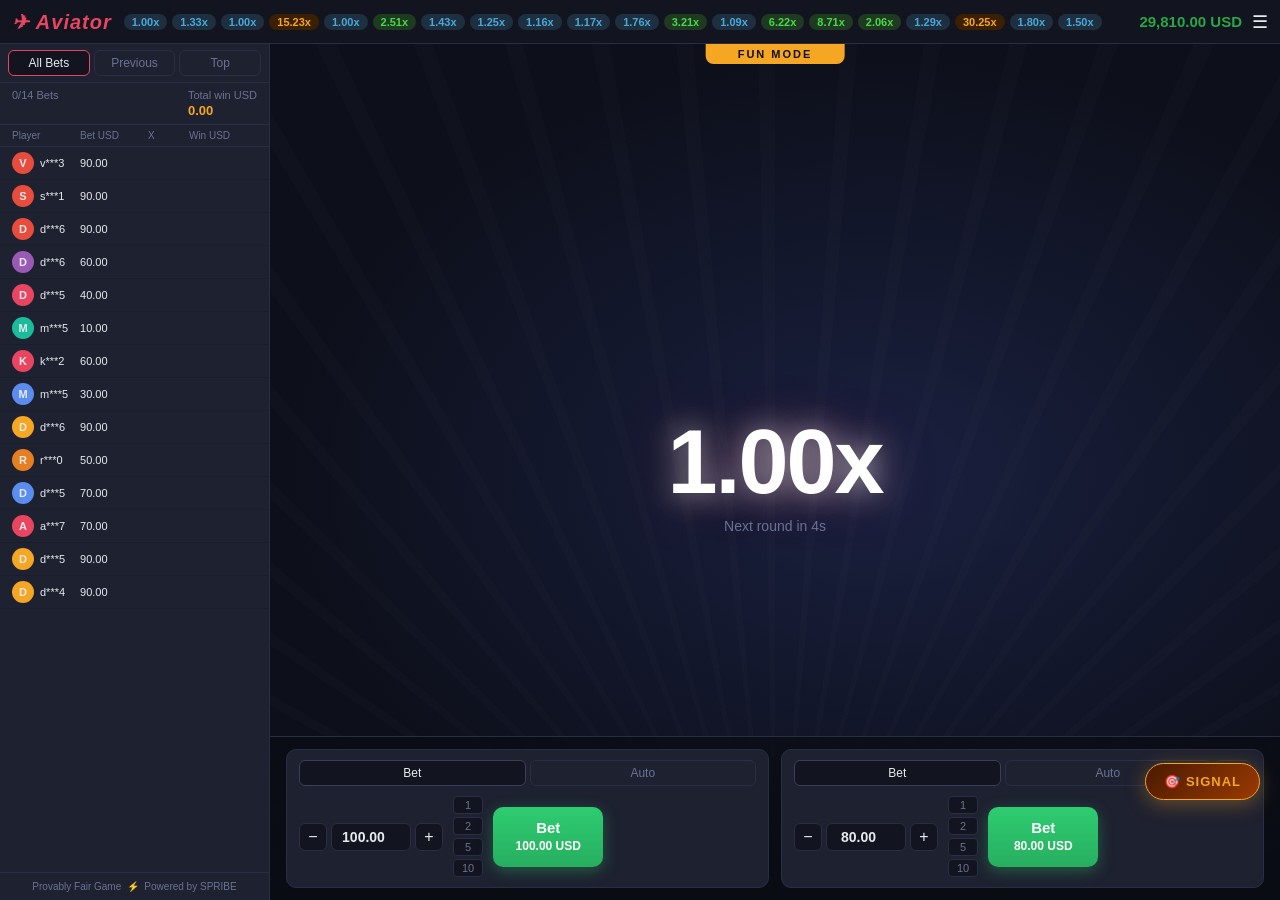
<file: AviatorGame/index.html>
<!DOCTYPE html>
<html lang="en">
<head>
  <meta charset="UTF-8"/>
  <meta name="viewport" content="width=device-width, initial-scale=1.0"/>
  <title>Aviator — Crash Game</title>
  <link rel="stylesheet" href="style.css"/>
</head>
<body>

<!-- ===== TOP NAVBAR ===== -->
<header class="topbar">
  <div class="topbar-left">
    <span class="logo-aviator">✈ <em>Aviator</em></span>
  </div>
  <div class="topbar-mid">
    <!-- Previous crash multiplier history pills -->
    <div class="history-row" id="history-row"></div>
  </div>
  <div class="topbar-right">
    <span class="balance-display" id="top-balance">29,810.00 USD</span>
    <button class="icon-btn">☰</button>
  </div>
</header>

<!-- ===== MAIN LAYOUT ===== -->
<div class="main-wrap">

  <!-- LEFT: BETS LIST -->
  <aside class="bets-panel">
    <div class="bets-tabs">
      <button class="tab active" onclick="switchTab(this,'all')">All Bets</button>
      <button class="tab" onclick="switchTab(this,'prev')">Previous</button>
      <button class="tab" onclick="switchTab(this,'top')">Top</button>
    </div>
    <div class="bets-summary">
      <span id="bets-count">126/131 Bets</span>
      <span id="bets-total">Total win USD</span>
      <span id="bets-win-total">223.00</span>
    </div>
    <div class="bets-header-row">
      <span>Player</span><span>Bet USD</span><span>X</span><span>Win USD</span>
    </div>
    <div class="bets-list" id="bets-list"></div>
    <div class="bets-footer">Provably Fair Game &nbsp;⚡&nbsp; Powered by SPRIBE</div>
  </aside>

  <!-- CENTER: GAME CANVAS AREA -->
  <section class="game-area">

    <!-- FUN MODE / SIGNAL mode banner -->
    <div class="mode-banner" id="mode-banner">FUN MODE</div>

    <!-- SIGNAL PANEL (toggle) -->
    <div class="signal-panel" id="signal-panel" style="display:none">
      <div class="signal-title">🎯 SIGNAL MODE — CRASH PREDICTOR</div>
      <div class="signal-body">
        <div class="sig-row">
          <span class="sig-label">Next Predicted Crash:</span>
          <span class="sig-value crash-pred" id="sig-crash">—</span>
        </div>
        <div class="sig-row">
          <span class="sig-label">Safe Cash-out Zone:</span>
          <span class="sig-value safe-zone" id="sig-safe">—</span>
        </div>
        <div class="sig-row">
          <span class="sig-label">Risk Level:</span>
          <span class="sig-value" id="sig-risk">—</span>
        </div>
        <div class="sig-row">
          <span class="sig-label">Confidence:</span>
          <div class="conf-bar-wrap"><div class="conf-bar" id="conf-bar" style="width:0%"></div></div>
          <span class="sig-value" id="conf-pct">0%</span>
        </div>
        <div class="signal-history">
          <div class="sh-title">Last 5 Predictions vs Actual</div>
          <div id="sig-history-list"></div>
        </div>
      </div>
    </div>

    <!-- CANVAS -->
    <canvas id="gameCanvas"></canvas>

    <!-- Multiplier display -->
    <div class="multiplier-display" id="multi-display">
      <span id="multi-text">1.00x</span>
      <div class="multi-sub" id="multi-sub">Waiting for next round...</div>
    </div>

    <!-- Plane SVG overlay -->
    <div class="plane-wrap" id="plane-wrap" style="display:none">
      <svg class="plane-svg" viewBox="0 0 80 50" xmlns="http://www.w3.org/2000/svg">
        <!-- Body -->
        <ellipse cx="40" cy="26" rx="28" ry="10" fill="#e8e8e8"/>
        <!-- Nose -->
        <path d="M68 26 Q80 22 80 26 Q80 30 68 26Z" fill="#cccccc"/>
        <!-- Tail -->
        <path d="M12 26 L8 14 L22 22Z" fill="#cccccc"/>
        <path d="M14 26 L10 38 L22 30Z" fill="#cccccc"/>
        <!-- Wing -->
        <path d="M30 24 L18 10 L50 22Z" fill="#dddddd"/>
        <!-- Window -->
        <ellipse cx="52" cy="24" rx="4" ry="3" fill="#88ccff"/>
        <ellipse cx="62" cy="24" rx="3" ry="2.5" fill="#88ccff"/>
        <!-- Engine flame -->
        <path d="M12 28 Q0 26 4 24 Q0 22 12 24Z" fill="#ff6600" opacity="0.9">
          <animate attributeName="opacity" values="0.9;0.5;0.9" dur="0.3s" repeatCount="indefinite"/>
        </path>
        <!-- Red accent -->
        <rect x="14" y="20" width="54" height="2" rx="1" fill="#e94560" opacity="0.5"/>
      </svg>
    </div>

    <!-- CRASHED overlay -->
    <div class="crashed-overlay" id="crashed-overlay" style="display:none">
      <div class="crashed-text">FLEW AWAY!</div>
      <div class="crashed-mult" id="crashed-mult">0.00x</div>
    </div>

    <!-- Bottom controls -->
    <div class="controls-row">

      <!-- BET PANEL 1 -->
      <div class="bet-panel">
        <div class="bet-panel-tabs">
          <button class="bptab active" onclick="setBetMode(this,1,'manual')">Bet</button>
          <button class="bptab" onclick="setBetMode(this,1,'auto')">Auto</button>
        </div>
        <div class="bet-controls">
          <div class="amount-row">
            <button class="amt-btn" onclick="changeAmt(1,-10)">−</button>
            <input type="number" id="bet1-amount" class="amt-input" value="100.00" step="1" min="1"/>
            <button class="amt-btn" onclick="changeAmt(1,10)">+</button>
          </div>
          <div class="quick-amts">
            <button onclick="setAmt(1,1)">1</button>
            <button onclick="setAmt(1,2)">2</button>
            <button onclick="setAmt(1,5)">5</button>
            <button onclick="setAmt(1,10)">10</button>
          </div>
          <button class="bet-btn green" id="bet1-btn" onclick="placeBet(1)">
            Bet<br/><span id="bet1-label">100.00 USD</span>
          </button>
        </div>
      </div>

      <!-- BET PANEL 2 -->
      <div class="bet-panel">
        <div class="bet-panel-tabs">
          <button class="bptab active" onclick="setBetMode(this,2,'manual')">Bet</button>
          <button class="bptab" onclick="setBetMode(this,2,'auto')">Auto</button>
          <button class="bptab icon-only">⊟</button>
        </div>
        <div class="bet-controls">
          <div class="amount-row">
            <button class="amt-btn" onclick="changeAmt(2,-10)">−</button>
            <input type="number" id="bet2-amount" class="amt-input" value="80.00" step="1" min="1"/>
            <button class="amt-btn" onclick="changeAmt(2,10)">+</button>
          </div>
          <div class="quick-amts">
            <button onclick="setAmt(2,1)">1</button>
            <button onclick="setAmt(2,2)">2</button>
            <button onclick="setAmt(2,5)">5</button>
            <button onclick="setAmt(2,10)">10</button>
          </div>
          <button class="bet-btn green" id="bet2-btn" onclick="placeBet(2)">
            Bet<br/><span id="bet2-label">80.00 USD</span>
          </button>
        </div>
      </div>

    </div><!-- end controls-row -->

  </section><!-- end game-area -->

</div><!-- end main-wrap -->

<!-- SIGNAL TOGGLE BUTTON -->
<button class="signal-fab" onclick="toggleSignal()" title="Signal Mode">
  🎯 SIGNAL
</button>

<!-- WIN TOAST -->
<div class="win-toast" id="win-toast" style="display:none">
  <span id="win-toast-msg">You cashed out! +500 USD</span>
</div>

<script src="game.js"></script>
</body>
</html>
</file>
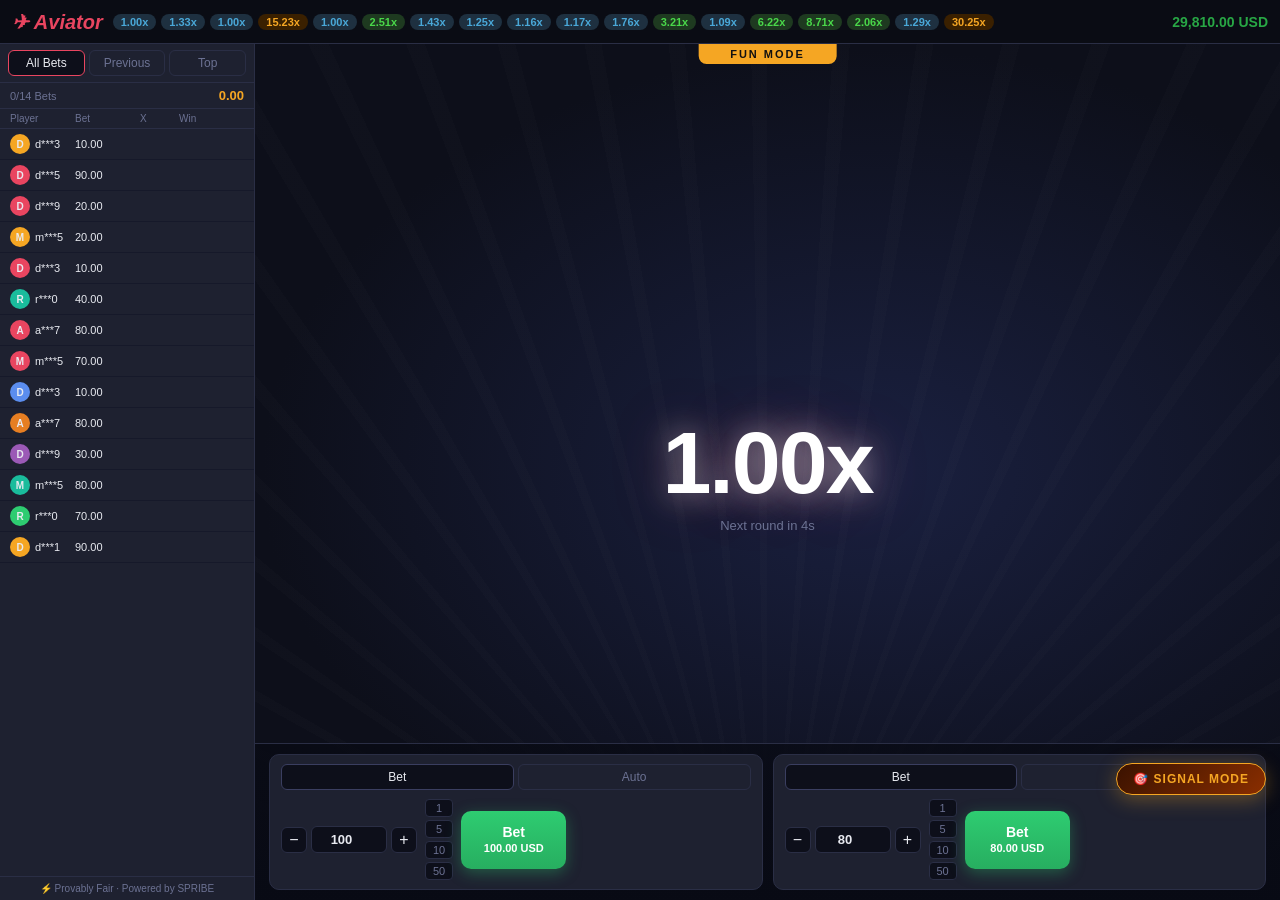
<file: AviatorGame/aviator.html>
<!DOCTYPE html>
<html lang="en">
<head>
  <meta charset="UTF-8"/>
  <meta name="viewport" content="width=device-width, initial-scale=1.0"/>
  <title>Aviator — Crash Game</title>
<style>
/* ===== ROOT ===== */
:root {
  --bg:        #1a1c2a;
  --bg2:       #0d0f1a;
  --panel:     #1e2130;
  --border:    #2a2e45;
  --accent:    #e94560;
  --green:     #28a745;
  --gold:      #f5a623;
  --text:      #e8eaf0;
  --muted:     #6c7293;
}
* { margin:0; padding:0; box-sizing:border-box; }
html,body { width:100%; height:100%; overflow:hidden; background:var(--bg2); }
body {
  font-family: 'Segoe UI', Arial, sans-serif;
  color: var(--text);
  display: flex; flex-direction: column; height: 100vh;
}

/* ===== TOPBAR ===== */
.topbar {
  height: 44px; flex-shrink: 0;
  background: #0a0c14;
  border-bottom: 1px solid var(--border);
  display: flex; align-items: center; padding: 0 12px; gap: 10px;
}
.logo-aviator {
  font-size: 20px; font-weight: 900; color: var(--accent);
  font-style: italic; white-space: nowrap; flex-shrink: 0;
}
.history-row {
  flex: 1; display: flex; gap: 5px; overflow: hidden; align-items: center;
}
.hist-pill {
  flex-shrink: 0; padding: 2px 8px; border-radius: 10px;
  font-size: 11px; font-weight: 700;
}
.hist-low  { background:#1e3040; color:#4aa8d8; }
.hist-mid  { background:#1e3a20; color:#4ad84a; }
.hist-high { background:#3a2000; color:var(--gold); }
.balance-display { color:var(--green); font-weight:700; font-size:14px; white-space:nowrap; flex-shrink:0; }

/* ===== MAIN ===== */
.main-wrap { display:flex; flex:1; overflow:hidden; min-height:0; }

/* ===== BETS PANEL ===== */
.bets-panel {
  width: 255px; flex-shrink:0;
  background: var(--panel);
  border-right: 1px solid var(--border);
  display: flex; flex-direction: column; overflow: hidden;
}
.bets-tabs { display:flex; padding:6px 8px; gap:4px; border-bottom:1px solid var(--border); }
.tab {
  flex:1; background:transparent; border:1px solid var(--border);
  color:var(--muted); padding:5px; border-radius:6px;
  cursor:pointer; font-size:12px; transition:all .2s;
}
.tab.active { background:var(--bg2); color:var(--text); border-color:var(--accent); }
.bets-summary {
  display:flex; justify-content:space-between; align-items:center;
  padding:5px 10px; border-bottom:1px solid var(--border);
  font-size:11px; color:var(--muted);
}
#bets-win-total { color:var(--gold); font-weight:700; font-size:13px; }
.bets-header-row {
  display:grid; grid-template-columns:1fr 1fr 0.6fr 1fr;
  padding:4px 10px; font-size:10px; color:var(--muted);
  border-bottom:1px solid var(--border);
}
.bets-list { flex:1; overflow-y:auto; }
.bets-list::-webkit-scrollbar { width:3px; }
.bets-list::-webkit-scrollbar-thumb { background:var(--border); }
.bet-row {
  display:grid; grid-template-columns:1fr 1fr 0.6fr 1fr;
  align-items:center; padding:5px 10px;
  border-bottom:1px solid #16192a; font-size:11px;
}
.bet-row:hover { background:#16192a; }
.player-cell { display:flex; align-items:center; gap:5px; }
.avatar {
  width:20px; height:20px; border-radius:50%;
  display:flex; align-items:center; justify-content:center;
  font-size:10px; font-weight:700; flex-shrink:0;
}
.bet-mult { color:#2ecc71; font-weight:700; }
.bet-win  { color:#2ecc71; font-weight:600; }
.bets-footer {
  text-align:center; padding:6px; font-size:10px;
  color:var(--muted); border-top:1px solid var(--border);
}

/* ===== GAME AREA ===== */
.game-area {
  flex:1; position:relative; overflow:hidden;
  background: radial-gradient(ellipse at 60% 50%, #1a2040 0%, #0d0f1a 70%);
  display: flex; flex-direction: column;
}
.game-area::before {
  content:''; position:absolute; inset:0; pointer-events:none;
  background: repeating-conic-gradient(
    from 0deg at 50% 110%,
    transparent 0deg, transparent 4deg,
    rgba(255,255,255,0.01) 4deg, rgba(255,255,255,0.01) 5deg
  );
}
.mode-banner {
  position:absolute; top:0; left:50%; transform:translateX(-50%);
  background:var(--gold); color:#111; font-size:11px; font-weight:800;
  letter-spacing:2px; padding:4px 32px; border-radius:0 0 8px 8px; z-index:10;
}

/* SIGNAL PANEL */
.signal-panel {
  position:absolute; top:34px; right:14px; width:245px; z-index:50;
  background:rgba(8,10,20,0.96); border:1px solid var(--gold);
  border-radius:12px; box-shadow:0 0 30px rgba(245,166,35,0.3);
  overflow:hidden; display:none;
}
.signal-title {
  background:linear-gradient(90deg,#2a1a00,#4a3000);
  padding:9px 14px; font-size:12px; font-weight:700;
  color:var(--gold); letter-spacing:1px; text-align:center;
}
.signal-body { padding:11px; }
.sig-row { display:flex; align-items:center; gap:8px; margin-bottom:9px; font-size:12px; }
.sig-label { color:var(--muted); flex:1; }
.sig-value { font-weight:700; font-size:13px; }
.crash-pred { color:var(--accent); font-size:16px; }
.safe-zone  { color:#2ecc71; font-size:15px; }
.conf-bar-wrap { flex:1; height:8px; background:#1a2040; border-radius:4px; overflow:hidden; }
.conf-bar { height:100%; border-radius:4px; background:linear-gradient(90deg,#2ecc71,var(--gold)); transition:width .8s; }
.signal-history { margin-top:8px; border-top:1px solid var(--border); padding-top:8px; }
.sh-title { font-size:10px; color:var(--muted); margin-bottom:5px; }
.sh-row {
  display:flex; justify-content:space-between;
  font-size:11px; padding:3px 0; border-bottom:1px solid #1a1d2e;
}
.sh-pred { color:var(--gold); }
.sh-actual { color:var(--text); }
.sh-result.hit  { color:#2ecc71; }
.sh-result.miss { color:var(--accent); }

/* CANVAS */
#gameCanvas { position:absolute; inset:0; width:100%; height:100%; }

/* MULTIPLIER */
.multiplier-display {
  position:absolute; top:50%; left:50%; transform:translate(-50%,-50%);
  text-align:center; pointer-events:none; z-index:20;
}
#multi-text {
  font-size: clamp(44px,7vw,88px);
  font-weight:900; color:#fff;
  text-shadow:0 0 30px rgba(255,255,255,.5),0 0 60px rgba(233,69,96,.4);
  letter-spacing:-2px; transition:color .3s;
}
#multi-text.danger { color:var(--accent); text-shadow:0 0 30px var(--accent); }
.multi-sub { font-size:13px; color:var(--muted); margin-top:4px; }

/* PLANE */
.plane-wrap { position:absolute; z-index:30; pointer-events:none; }
.plane-svg  { width:76px; height:48px; }

/* CRASHED */
.crashed-overlay {
  position:absolute; inset:0; display:none;
  flex-direction:column; align-items:center; justify-content:center;
  z-index:40; background:rgba(0,0,0,.6); animation:crashFade .3s;
}
@keyframes crashFade { from{opacity:0} to{opacity:1} }
.crashed-text {
  font-size:28px; font-weight:900; color:var(--accent);
  text-shadow:0 0 20px var(--accent); letter-spacing:3px;
}
.crashed-mult {
  font-size:60px; font-weight:900; color:var(--accent);
  text-shadow:0 0 40px var(--accent); animation:crashPop .4s ease;
}
@keyframes crashPop { 0%{transform:scale(.5)} 80%{transform:scale(1.1)} 100%{transform:scale(1)} }

/* CONTROLS */
.controls-row {
  position:absolute; bottom:0; left:0; right:0;
  display:flex; gap:10px; padding:10px 14px;
  background:linear-gradient(0deg,rgba(8,10,20,.98) 0%,rgba(8,10,20,.8) 100%);
  border-top:1px solid var(--border); z-index:30;
}
.bet-panel {
  flex:1; background:var(--panel);
  border:1px solid var(--border); border-radius:10px; padding:9px 11px;
}
.bet-panel-tabs { display:flex; gap:4px; margin-bottom:9px; }
.bptab {
  flex:1; background:transparent; border:1px solid var(--border);
  color:var(--muted); padding:5px; border-radius:6px;
  cursor:pointer; font-size:12px; transition:all .2s;
}
.bptab.active { background:var(--bg2); color:var(--text); border-color:#3a3e60; }
.bptab.icon-only { flex:0 0 34px; }
.bet-controls { display:flex; align-items:center; gap:8px; }
.amount-row { display:flex; align-items:center; gap:4px; }
.amt-btn {
  width:26px; height:26px; background:var(--bg2); border:1px solid var(--border);
  color:var(--text); border-radius:6px; cursor:pointer; font-size:16px;
  display:flex; align-items:center; justify-content:center; transition:background .2s;
}
.amt-btn:hover { background:#2a2e45; }
.amt-input {
  width:76px; background:var(--bg2); border:1px solid var(--border);
  color:var(--text); text-align:center; padding:5px 2px;
  border-radius:6px; font-size:13px; font-weight:700; outline:none;
}
.amt-input:focus { border-color:var(--accent); }
.quick-amts { display:flex; flex-direction:column; gap:3px; }
.quick-amts button {
  background:var(--bg2); border:1px solid var(--border); color:var(--muted);
  padding:2px 7px; border-radius:4px; cursor:pointer; font-size:11px; transition:all .2s;
}
.quick-amts button:hover { background:#2a2e45; color:var(--text); }
.bet-btn {
  min-width:105px; height:58px; border:none; border-radius:10px;
  font-size:14px; font-weight:800; cursor:pointer; transition:all .2s;
  display:flex; flex-direction:column; align-items:center; justify-content:center;
  gap:2px; line-height:1.2;
}
.bet-btn.green {
  background:linear-gradient(180deg,#2ecc71,#27ae60); color:#fff;
  box-shadow:0 4px 15px rgba(46,204,113,.35);
}
.bet-btn.green:hover { background:linear-gradient(180deg,#3ddb80,#2ecc71); transform:translateY(-1px); }
.bet-btn.cashout {
  background:linear-gradient(180deg,#f5a623,#d4880a); color:#111;
  box-shadow:0 4px 15px rgba(245,166,35,.4);
  animation:pulseCO .8s infinite alternate;
}
@keyframes pulseCO { from{box-shadow:0 4px 15px rgba(245,166,35,.4)} to{box-shadow:0 4px 30px rgba(245,166,35,.7)} }
.bet-btn.disabled {
  background:#2a2e45; color:var(--muted); cursor:not-allowed; box-shadow:none;
}
.bet-btn span { font-size:11px; font-weight:600; }

/* SIGNAL FAB */
.signal-fab {
  position:absolute; bottom:105px; right:14px; z-index:35;
  background:linear-gradient(135deg,#3a1200,#8a2e00);
  border:1px solid var(--gold); color:var(--gold);
  padding:8px 16px; border-radius:24px;
  font-size:12px; font-weight:700; cursor:pointer;
  box-shadow:0 4px 20px rgba(245,166,35,.35); letter-spacing:1px;
  transition:all .2s;
}
.signal-fab:hover { box-shadow:0 4px 30px rgba(245,166,35,.6); transform:scale(1.05); }

/* WIN TOAST */
.win-toast {
  position:fixed; top:54px; left:50%; transform:translateX(-50%);
  background:linear-gradient(135deg,#1e3a20,#2ecc71);
  border:1px solid #2ecc71; color:#fff;
  padding:11px 26px; border-radius:28px;
  font-size:14px; font-weight:700;
  box-shadow:0 4px 20px rgba(46,204,113,.4); z-index:500;
  display:none; white-space:nowrap;
  animation:toastIn .4s ease;
}
@keyframes toastIn {
  from{opacity:0;transform:translateX(-50%) translateY(-16px)}
  to  {opacity:1;transform:translateX(-50%) translateY(0)}
}
</style>
</head>
<body>

<!-- TOPBAR -->
<header class="topbar">
  <span class="logo-aviator">✈ Aviator</span>
  <div class="history-row" id="history-row"></div>
  <span class="balance-display" id="top-balance">29,810.00 USD</span>
</header>

<!-- MAIN -->
<div class="main-wrap">

  <!-- BETS PANEL -->
  <aside class="bets-panel">
    <div class="bets-tabs">
      <button class="tab active">All Bets</button>
      <button class="tab">Previous</button>
      <button class="tab">Top</button>
    </div>
    <div class="bets-summary">
      <span id="bets-count">0/0 Bets</span>
      <span id="bets-win-total">0.00</span>
    </div>
    <div class="bets-header-row">
      <span>Player</span><span>Bet</span><span>X</span><span>Win</span>
    </div>
    <div class="bets-list" id="bets-list"></div>
    <div class="bets-footer">⚡ Provably Fair · Powered by SPRIBE</div>
  </aside>

  <!-- GAME AREA -->
  <section class="game-area" id="game-area">
    <div class="mode-banner" id="mode-banner">FUN MODE</div>

    <!-- SIGNAL PANEL -->
    <div class="signal-panel" id="signal-panel">
      <div class="signal-title">🎯 SIGNAL MODE — CRASH PREDICTOR</div>
      <div class="signal-body">
        <div class="sig-row">
          <span class="sig-label">Predicted Crash:</span>
          <span class="sig-value crash-pred" id="sig-crash">—</span>
        </div>
        <div class="sig-row">
          <span class="sig-label">Safe Cash-out:</span>
          <span class="sig-value safe-zone" id="sig-safe">—</span>
        </div>
        <div class="sig-row">
          <span class="sig-label">Risk Level:</span>
          <span class="sig-value" id="sig-risk">—</span>
        </div>
        <div class="sig-row">
          <span class="sig-label">Confidence:</span>
          <div class="conf-bar-wrap"><div class="conf-bar" id="conf-bar" style="width:0%"></div></div>
          <span class="sig-value" id="conf-pct">0%</span>
        </div>
        <div class="signal-history">
          <div class="sh-title">Last 5 Signals vs Actual</div>
          <div id="sig-history-list"></div>
        </div>
      </div>
    </div>

    <canvas id="gameCanvas"></canvas>

    <!-- Multiplier -->
    <div class="multiplier-display">
      <div id="multi-text">1.00x</div>
      <div class="multi-sub" id="multi-sub">Waiting...</div>
    </div>

    <!-- Plane -->
    <div class="plane-wrap" id="plane-wrap" style="display:none">
      <svg class="plane-svg" viewBox="0 0 80 50" xmlns="http://www.w3.org/2000/svg">
        <ellipse cx="40" cy="26" rx="28" ry="10" fill="#e0e0e0"/>
        <path d="M68 26 Q80 22 80 26 Q80 30 68 26Z" fill="#cccccc"/>
        <path d="M12 26 L7 14 L22 22Z" fill="#cccccc"/>
        <path d="M12 26 L7 38 L22 30Z" fill="#cccccc"/>
        <path d="M30 24 L16 8 L50 22Z" fill="#dddddd"/>
        <ellipse cx="52" cy="24" rx="4" ry="3" fill="#88ccff"/>
        <ellipse cx="62" cy="24" rx="3" ry="2.5" fill="#88ccff"/>
        <path d="M12 28 Q-2 26 2 24 Q-2 22 12 24Z" fill="#ff6600">
          <animate attributeName="opacity" values="1;0.4;1" dur="0.25s" repeatCount="indefinite"/>
        </path>
        <rect x="14" y="20" width="54" height="2" rx="1" fill="#e94560" opacity="0.5"/>
      </svg>
    </div>

    <!-- Crashed -->
    <div class="crashed-overlay" id="crashed-overlay">
      <div class="crashed-text">FLEW AWAY!</div>
      <div class="crashed-mult" id="crashed-mult">0.00x</div>
    </div>

    <!-- Controls -->
    <div class="controls-row">
      <!-- Panel 1 -->
      <div class="bet-panel">
        <div class="bet-panel-tabs">
          <button class="bptab active">Bet</button>
          <button class="bptab">Auto</button>
        </div>
        <div class="bet-controls">
          <div class="amount-row">
            <button class="amt-btn" onclick="changeAmt(1,-10)">−</button>
            <input type="number" id="bet1-amount" class="amt-input" value="100" min="1"/>
            <button class="amt-btn" onclick="changeAmt(1,10)">+</button>
          </div>
          <div class="quick-amts">
            <button onclick="setAmt(1,1)">1</button>
            <button onclick="setAmt(1,5)">5</button>
            <button onclick="setAmt(1,10)">10</button>
            <button onclick="setAmt(1,50)">50</button>
          </div>
          <button class="bet-btn green" id="bet1-btn" onclick="placeBet(1)">
            Bet<br/><span id="bet1-label">100.00 USD</span>
          </button>
        </div>
      </div>
      <!-- Panel 2 -->
      <div class="bet-panel">
        <div class="bet-panel-tabs">
          <button class="bptab active">Bet</button>
          <button class="bptab">Auto</button>
        </div>
        <div class="bet-controls">
          <div class="amount-row">
            <button class="amt-btn" onclick="changeAmt(2,-10)">−</button>
            <input type="number" id="bet2-amount" class="amt-input" value="80" min="1"/>
            <button class="amt-btn" onclick="changeAmt(2,10)">+</button>
          </div>
          <div class="quick-amts">
            <button onclick="setAmt(2,1)">1</button>
            <button onclick="setAmt(2,5)">5</button>
            <button onclick="setAmt(2,10)">10</button>
            <button onclick="setAmt(2,50)">50</button>
          </div>
          <button class="bet-btn green" id="bet2-btn" onclick="placeBet(2)">
            Bet<br/><span id="bet2-label">80.00 USD</span>
          </button>
        </div>
      </div>
    </div>

    <!-- Signal FAB -->
    <button class="signal-fab" onclick="toggleSignal()">🎯 SIGNAL MODE</button>
  </section>
</div>

<!-- Toast -->
<div class="win-toast" id="win-toast">
  <span id="win-toast-msg"></span>
</div>

<script>
/* ============================================================
   AVIATOR GAME ENGINE
   ============================================================ */

// ---- Canvas ----
const canvas = document.getElementById('gameCanvas');
const ctx    = canvas.getContext('2d');

function resizeCanvas() {
  const area = document.getElementById('game-area');
  canvas.width  = area.clientWidth;
  canvas.height = area.clientHeight;
}
window.addEventListener('resize', resizeCanvas);
setTimeout(resizeCanvas, 50);

// ---- State ----
const S = { WAIT:'wait', FLY:'fly', CRASH:'crash' };
let state      = S.WAIT;
let mult       = 1.00;
let crashPoint = 0;
let startTime  = 0;
let balance    = 29810;
let bets       = [null, null];
let cashedOut  = [false, false];
let roundHistory  = [];
let signalHistory = [];
let playerBets    = [];
let currentSig    = null;

// ---- Names / Colors ----
const NAMES  = ['d***5','d***4','d***3','d***8','d***9','d***1','d***6','a***7','k***2','r***0','m***5','s***2'];
const COLORS = ['#e94560','#5b8dee','#2ecc71','#f5a623','#9b59b6','#e67e22','#1abc9c'];

// ---- Generate crash point ----
function genCrash() {
  const r = Math.random();
  if (r < 0.45) return +(1.00 + Math.random()*0.8).toFixed(2);
  if (r < 0.65) return +(1.80 + Math.random()*0.8).toFixed(2);
  if (r < 0.78) return +(2.60 + Math.random()*2.0).toFixed(2);
  if (r < 0.88) return +(4.60 + Math.random()*5.0).toFixed(2);
  if (r < 0.95) return +(9.60 + Math.random()*15 ).toFixed(2);
  return +(25 + Math.random()*75).toFixed(2);
}

// ---- Signal predictor ----
function genSignal(real) {
  const noise  = (Math.random()-.5)*real*0.4;
  const pred   = Math.max(1.01, +(real+noise).toFixed(2));
  const safe   = +(pred*(0.55+Math.random()*0.25)).toFixed(2);
  const conf   = Math.floor(55+Math.random()*40);
  const risk   = conf>80?'LOW 🟢':conf>65?'MEDIUM 🟡':'HIGH 🔴';
  const rColor = conf>80?'#2ecc71':conf>65?'#f5a623':'#e94560';
  return {pred,safe,conf,risk,rColor};
}

// ---- Player list ----
function genPlayers() {
  const list = [];
  const n = 10 + Math.floor(Math.random()*6);
  for (let i=0;i<n;i++) {
    list.push({
      name:   NAMES[Math.floor(Math.random()*NAMES.length)],
      color:  COLORS[Math.floor(Math.random()*COLORS.length)],
      amount: ((Math.floor(Math.random()*9)+1)*10).toFixed(2),
      mult:   null, win: null,
      autoCO: +(1.1+Math.random()*(crashPoint*0.6)).toFixed(2)
    });
  }
  return list;
}

function renderPlayers() {
  const el = document.getElementById('bets-list');
  el.innerHTML = playerBets.map(p=>`
    <div class="bet-row">
      <div class="player-cell">
        <div class="avatar" style="background:${p.color}">${p.name[0].toUpperCase()}</div>
        <span>${p.name}</span>
      </div>
      <span>${p.amount}</span>
      <span>${p.mult ? `<span class="bet-mult">${p.mult}</span>` : ''}</span>
      <span>${p.win  ? `<span class="bet-win">${p.win}</span>`   : ''}</span>
    </div>`).join('');
  const cashed = playerBets.filter(p=>p.mult).length;
  const total  = playerBets.reduce((s,p)=>s+(p.win?parseFloat(p.win):0),0);
  document.getElementById('bets-count').textContent    = `${cashed}/${playerBets.length} Bets`;
  document.getElementById('bets-win-total').textContent = total.toFixed(2);
}

function processAICashouts(curMult) {
  let changed = false;
  playerBets.forEach(p=>{
    if (!p.mult && p.autoCO <= curMult && p.autoCO < crashPoint) {
      p.mult = p.autoCO.toFixed(2)+'x';
      p.win  = (parseFloat(p.amount)*p.autoCO).toFixed(2);
      changed = true;
    }
  });
  if (changed) renderPlayers();
}

// ---- History pills ----
function addHistory(cp) {
  roundHistory.unshift(cp);
  if (roundHistory.length>18) roundHistory.pop();
  renderHistory();
}
function renderHistory() {
  document.getElementById('history-row').innerHTML = roundHistory.map(v=>{
    let cls = v>=10?'hist-high':v>=2?'hist-mid':'hist-low';
    return `<span class="hist-pill ${cls}">${v.toFixed(2)}x</span>`;
  }).join('');
}

// Seed history
[1.00,1.33,1.00,15.23,1.00,2.51,1.43,1.25,1.16,1.17,1.76,3.21,1.09,6.22,8.71,2.06,1.29,30.25].forEach(v=>roundHistory.push(v));
renderHistory();

// ---- Signal panel ----
function updateSigPanel(s) {
  currentSig = s;
  document.getElementById('sig-crash').textContent = s.pred+'x';
  document.getElementById('sig-safe').textContent  = s.safe+'x';
  document.getElementById('sig-risk').textContent  = s.risk;
  document.getElementById('sig-risk').style.color  = s.rColor;
  document.getElementById('conf-bar').style.width  = s.conf+'%';
  document.getElementById('conf-pct').textContent  = s.conf+'%';
}
function addSigEntry(s) {
  signalHistory.unshift({pred:s.pred,actual:null,hit:null});
  if(signalHistory.length>5) signalHistory.pop();
}
function finalizeSig(actual) {
  if(signalHistory.length>0 && signalHistory[0].actual===null) {
    signalHistory[0].actual = actual;
    signalHistory[0].hit    = currentSig && (actual >= currentSig.safe);
  }
  renderSigHistory();
}
function renderSigHistory() {
  document.getElementById('sig-history-list').innerHTML = signalHistory.map(e=>{
    if(e.actual===null) return `<div class="sh-row"><span class="sh-pred">~${e.pred}x</span><span style="color:#6c7293">Pending...</span><span>—</span></div>`;
    const lbl = e.hit?'✅ HIT':'❌ MISS';
    const cls = e.hit?'hit':'miss';
    return `<div class="sh-row"><span class="sh-pred">~${e.pred}x</span><span class="sh-actual">${e.actual}x</span><span class="sh-result ${cls}">${lbl}</span></div>`;
  }).join('');
}
function toggleSignal() {
  const p = document.getElementById('signal-panel');
  p.style.display = p.style.display==='none'||p.style.display===''?'block':'none';
}

// ---- WAITING ----
function startWaiting() {
  state     = S.WAIT;
  mult      = 1.00;
  bets      = [null,null];
  cashedOut = [false,false];
  crashPoint = genCrash();
  playerBets = genPlayers();

  const sig = genSignal(crashPoint);
  updateSigPanel(sig); addSigEntry(sig);

  document.getElementById('crashed-overlay').style.display = 'none';
  document.getElementById('plane-wrap').style.display      = 'none';
  const mt = document.getElementById('multi-text');
  mt.classList.remove('danger');
  mt.textContent = '1.00x';
  document.getElementById('mode-banner').textContent = 'FUN MODE';
  resetBtns();
  renderPlayers();

  let cd = 5;
  document.getElementById('multi-sub').textContent = `Next round in ${cd}s`;
  const iv = setInterval(()=>{
    cd--;
    if(cd>0) document.getElementById('multi-sub').textContent=`Next round in ${cd}s`;
    else { clearInterval(iv); startFlying(); }
  },1000);
}

// ---- FLYING ----
function startFlying() {
  state     = S.FLY;
  startTime = performance.now();
  document.getElementById('plane-wrap').style.display = 'block';
  document.getElementById('multi-sub').textContent    = 'Cash out before it flies away!';
  requestAnimationFrame(loop);
}

function loop(ts) {
  if(state!==S.FLY) return;
  const elapsed = (ts-startTime)/1000;
  mult = +Math.pow(Math.E, 0.06*Math.pow(elapsed,1.5)).toFixed(2);

  processAICashouts(mult);

  if(mult>=crashPoint){ triggerCrash(); return; }

  const mt = document.getElementById('multi-text');
  if(mult>=5) mt.classList.add('danger');
  mt.textContent = mult.toFixed(2)+'x';

  drawCurve(elapsed);
  movePlane(elapsed);
  updateBtnsLive();
  requestAnimationFrame(loop);
}

// ---- DRAW ----
function drawCurve(elapsed) {
  const W=canvas.width, H=canvas.height;
  if(W===0||H===0) return;
  ctx.clearRect(0,0,W,H);

  const PL=45,PB=58,PT=50;
  const gW=W-PL-15, gH=H-PB-PT;
  const maxT = Math.max(elapsed*1.12,6);
  const maxM = Math.max(mult*1.15,1.4);

  const tx=t=>PL+(t/maxT)*gW;
  const ty=m=>(H-PB)-((m-1)/(maxM-1))*gH;

  // grid
  ctx.strokeStyle='rgba(255,255,255,0.05)';
  ctx.lineWidth=1;
  for(let i=1;i<=4;i++){
    const y=(H-PB)-(i/4)*gH;
    ctx.beginPath();ctx.moveTo(PL,y);ctx.lineTo(W-15,y);ctx.stroke();
    const mv=1+(i/4)*(maxM-1);
    ctx.fillStyle='rgba(255,255,255,0.2)';
    ctx.font='10px Segoe UI';
    ctx.fillText(mv.toFixed(1)+'x',2,y+4);
  }

  const steps=100, dt=elapsed/steps;

  // fill
  ctx.beginPath();
  ctx.moveTo(tx(0),H-PB);
  for(let i=1;i<=steps;i++){
    const t=i*dt;
    const m=Math.pow(Math.E,0.06*Math.pow(t,1.5));
    ctx.lineTo(tx(t),ty(m));
  }
  ctx.lineTo(tx(elapsed),H-PB);
  ctx.closePath();
  const g=ctx.createLinearGradient(0,H-PB,0,PT);
  g.addColorStop(0,'rgba(233,69,96,0.65)');
  g.addColorStop(1,'rgba(233,69,96,0.04)');
  ctx.fillStyle=g;
  ctx.fill();

  // line
  ctx.beginPath();
  ctx.moveTo(tx(0),H-PB);
  for(let i=1;i<=steps;i++){
    const t=i*dt;
    const m=Math.pow(Math.E,0.06*Math.pow(t,1.5));
    ctx.lineTo(tx(t),ty(m));
  }
  ctx.strokeStyle='#e94560';
  ctx.lineWidth=3;
  ctx.shadowColor='#e94560';
  ctx.shadowBlur=10;
  ctx.stroke();
  ctx.shadowBlur=0;

  // dot
  const cx=tx(elapsed),cy=ty(mult);
  ctx.beginPath();ctx.arc(cx,cy,5,0,Math.PI*2);
  ctx.fillStyle='#fff';ctx.shadowColor='#fff';ctx.shadowBlur=8;
  ctx.fill();ctx.shadowBlur=0;
}

function movePlane(elapsed) {
  const W=canvas.width,H=canvas.height;
  if(W===0||H===0) return;
  const PL=45,PB=58,PT=50;
  const gW=W-PL-15,gH=H-PB-PT;
  const maxT=Math.max(elapsed*1.12,6);
  const maxM=Math.max(mult*1.15,1.4);
  const px=PL+(elapsed/maxT)*gW;
  const py=(H-PB)-((mult-1)/(maxM-1))*gH;
  const pw=document.getElementById('plane-wrap');
  pw.style.left   = (px-38)+'px';
  pw.style.bottom = (H-py-24)+'px';
}

// ---- CRASH ----
function triggerCrash() {
  state=S.CRASH;
  bets.forEach((b,i)=>{ if(b&&!cashedOut[i]) showToast(`Panel ${i+1}: Lost ₹${b.amount}`,false); });
  document.getElementById('crashed-overlay').style.display='flex';
  document.getElementById('crashed-mult').textContent=crashPoint+'x';
  document.getElementById('plane-wrap').style.display='none';
  document.getElementById('multi-text').textContent=crashPoint+'x';
  document.getElementById('multi-text').classList.add('danger');
  document.getElementById('mode-banner').textContent='FLEW AWAY!';
  addHistory(crashPoint);
  finalizeSig(crashPoint);
  updateBtnsLive();
  setTimeout(startWaiting,3500);
}

// ---- BET CONTROLS ----
function placeBet(p) {
  const idx=p-1;
  const btn=document.getElementById(`bet${p}-btn`);
  const amt=parseFloat(document.getElementById(`bet${p}-amount`).value);

  if(state===S.FLY && bets[idx] && !cashedOut[idx]) {
    // CASH OUT
    const win=+(amt*mult).toFixed(2);
    cashedOut[idx]=true;
    balance+=win;
    updateBal();
    showToast(`🎉 Cashed out @ ${mult.toFixed(2)}x  +${win} USD`,true);
    btn.className='bet-btn disabled';
    btn.innerHTML=`Cashed!<br/><span>${mult.toFixed(2)}x</span>`;
    return;
  }
  if((state===S.WAIT||state===S.CRASH)) {
    if(isNaN(amt)||amt<=0){alert('Enter valid amount');return;}
    if(amt>balance){alert('Insufficient balance!');return;}
    bets[idx]={amount:amt};
    balance-=amt;
    updateBal();
    btn.className='bet-btn disabled';
    btn.innerHTML=`Placed!<br/><span>₹${amt.toFixed(2)}</span>`;
    return;
  }
  if(state===S.FLY && !bets[idx]) alert('Round in progress. Wait for next round.');
}

function updateBtnsLive() {
  [1,2].forEach(p=>{
    const idx=p-1;
    const btn=document.getElementById(`bet${p}-btn`);
    const amt=parseFloat(document.getElementById(`bet${p}-amount`).value)||0;
    if(state===S.FLY && bets[idx] && !cashedOut[idx]) {
      const pot=+(amt*mult).toFixed(2);
      btn.className='bet-btn cashout';
      btn.innerHTML=`CASH OUT<br/><span>${pot} USD</span>`;
    }
  });
}

function resetBtns() {
  [1,2].forEach(p=>{
    const btn=document.getElementById(`bet${p}-btn`);
    const amt=parseFloat(document.getElementById(`bet${p}-amount`).value)||0;
    btn.className='bet-btn green';
    btn.innerHTML=`Bet<br/><span id="bet${p}-label">${amt.toFixed(2)} USD</span>`;
  });
}

function changeAmt(p,d) {
  const el=document.getElementById(`bet${p}-amount`);
  el.value=Math.max(1,parseFloat(el.value||0)+d).toFixed(2);
}
function setAmt(p,v) {
  document.getElementById(`bet${p}-amount`).value=v.toFixed(2);
}

// ---- Balance ----
function updateBal() {
  document.getElementById('top-balance').textContent =
    balance.toLocaleString('en-US',{minimumFractionDigits:2,maximumFractionDigits:2})+' USD';
}

// ---- Toast ----
function showToast(msg,win) {
  const t=document.getElementById('win-toast');
  document.getElementById('win-toast-msg').textContent=msg;
  t.style.background=win
    ?'linear-gradient(135deg,#1e3a20,#2ecc71)'
    :'linear-gradient(135deg,#3a1010,#e94560)';
  t.style.display='block';
  setTimeout(()=>t.style.display='none',2500);
}

// ---- START ----
startWaiting();
</script>
</body>
</html>
</file>
<file: AviatorGame/style.css>
/* ===== ROOT ===== */
:root {
  --bg:        #1a1c2a;
  --bg2:       #12141f;
  --panel:     #1e2130;
  --border:    #2a2e45;
  --accent:    #e94560;
  --green:     #28a745;
  --green-h:   #218838;
  --gold:      #f5a623;
  --text:      #e8eaf0;
  --muted:     #6c7293;
  --blue:      #5b8dee;
  --red-hist:  #e94560;
  --yellow-hist:#f5a623;
  --green-hist:#2ecc71;
}

* { margin:0; padding:0; box-sizing:border-box; }
html, body { width:100%; height:100%; overflow:hidden; }

body {
  font-family: 'Segoe UI', Arial, sans-serif;
  background: var(--bg2);
  color: var(--text);
  display: flex;
  flex-direction: column;
  height: 100vh;
}

/* ===== TOPBAR ===== */
.topbar {
  height: 44px;
  background: var(--bg2);
  border-bottom: 1px solid var(--border);
  display: flex; align-items: center;
  padding: 0 12px; gap: 12px;
  flex-shrink: 0; z-index: 100;
}
.topbar-left { flex-shrink: 0; }
.logo-aviator {
  font-size: 20px; font-weight: 900; letter-spacing: 1px;
  color: var(--accent); font-style: italic;
}
.logo-aviator em { font-style: italic; }

.topbar-mid { flex: 1; overflow: hidden; }

.history-row {
  display: flex; gap: 5px; overflow-x: auto;
  scrollbar-width: none; align-items: center;
}
.history-row::-webkit-scrollbar { display: none; }

.hist-pill {
  flex-shrink: 0;
  padding: 2px 8px; border-radius: 10px;
  font-size: 11px; font-weight: 700;
  cursor: default;
}
.hist-low   { background: #1e3040; color: #4aa8d8; }   /* <2x   */
.hist-mid   { background: #1e3a20; color: #4ad84a; }   /* 2–9x  */
.hist-high  { background: #3a2000; color: var(--gold); } /* 10x+  */

.topbar-right { display: flex; align-items: center; gap: 10px; flex-shrink: 0; }
.balance-display { color: var(--green); font-weight: 700; font-size: 15px; }
.icon-btn { background: none; border: none; color: var(--text); font-size: 18px; cursor: pointer; }

/* ===== MAIN WRAP ===== */
.main-wrap {
  display: flex; flex: 1; overflow: hidden;
}

/* ===== BETS PANEL ===== */
.bets-panel {
  width: 270px; flex-shrink: 0;
  background: var(--panel);
  border-right: 1px solid var(--border);
  display: flex; flex-direction: column;
  font-size: 12px;
}

.bets-tabs {
  display: flex; border-bottom: 1px solid var(--border);
  padding: 6px 8px; gap: 4px;
}
.tab {
  flex: 1; background: transparent; border: 1px solid var(--border);
  color: var(--muted); padding: 5px; border-radius: 6px;
  cursor: pointer; font-size: 12px; transition: all 0.2s;
}
.tab.active { background: var(--bg2); color: var(--text); border-color: var(--accent); }

.bets-summary {
  display: grid; grid-template-columns: 1fr auto;
  padding: 6px 12px; gap: 2px;
  border-bottom: 1px solid var(--border);
  font-size: 11px; color: var(--muted);
}
#bets-win-total { grid-column: 2; color: var(--gold); font-weight: 700; font-size: 13px; align-self: end; }

.bets-header-row {
  display: grid; grid-template-columns: 1fr 1fr 0.6fr 1fr;
  padding: 5px 12px;
  font-size: 10px; color: var(--muted);
  border-bottom: 1px solid var(--border);
}

.bets-list {
  flex: 1; overflow-y: auto; scrollbar-width: thin;
  scrollbar-color: var(--border) transparent;
}

.bet-row {
  display: grid; grid-template-columns: 1fr 1fr 0.6fr 1fr;
  align-items: center;
  padding: 5px 12px; border-bottom: 1px solid #1a1d2e;
  font-size: 11px;
  animation: fadeIn 0.3s ease;
}
@keyframes fadeIn { from { opacity:0; transform:translateY(-4px); } to { opacity:1; transform:none; } }
.bet-row:hover { background: #1a1d2e; }

.player-cell { display: flex; align-items: center; gap: 6px; }
.avatar {
  width: 22px; height: 22px; border-radius: 50%;
  display: flex; align-items: center; justify-content: center;
  font-size: 11px; font-weight: 700; flex-shrink: 0;
}
.bet-mult { color: var(--green); font-weight: 700; }
.bet-win  { color: var(--green); font-weight: 600; }

.bets-footer {
  text-align: center; padding: 8px; font-size: 10px;
  color: var(--muted); border-top: 1px solid var(--border);
}

/* ===== GAME AREA ===== */
.game-area {
  flex: 1; position: relative;
  background: radial-gradient(ellipse at 60% 50%, #1a2040 0%, #0d0f1a 70%);
  display: flex; flex-direction: column;
  overflow: hidden;
}

/* Sunray background lines */
.game-area::before {
  content: '';
  position: absolute; inset: 0;
  background: repeating-conic-gradient(
    from 0deg at 50% 110%,
    transparent 0deg, transparent 4deg,
    rgba(255,255,255,0.012) 4deg, rgba(255,255,255,0.012) 5deg
  );
  pointer-events: none;
}

.mode-banner {
  position: absolute; top: 0; left: 50%; transform: translateX(-50%);
  background: var(--gold); color: #111;
  font-size: 11px; font-weight: 800; letter-spacing: 2px;
  padding: 4px 32px; border-radius: 0 0 8px 8px;
  z-index: 10;
}

/* ===== SIGNAL PANEL ===== */
.signal-panel {
  position: absolute; top: 30px; right: 16px;
  width: 260px; z-index: 50;
  background: rgba(10,14,30,0.95);
  border: 1px solid var(--gold);
  border-radius: 12px;
  box-shadow: 0 0 30px rgba(245,166,35,0.3);
  overflow: hidden;
}
.signal-title {
  background: linear-gradient(90deg, #2a1a00, #4a3000);
  padding: 10px 14px; font-size: 12px; font-weight: 700;
  color: var(--gold); letter-spacing: 1px; text-align: center;
}
.signal-body { padding: 12px; }
.sig-row {
  display: flex; align-items: center; gap: 8px;
  margin-bottom: 10px; font-size: 12px;
}
.sig-label { color: var(--muted); flex: 1; }
.sig-value { font-weight: 700; font-size: 13px; }
.crash-pred { color: var(--accent); font-size: 16px; }
.safe-zone  { color: var(--green); font-size: 15px; }

.conf-bar-wrap {
  flex: 1; height: 8px; background: #1a2040;
  border-radius: 4px; overflow: hidden;
}
.conf-bar {
  height: 100%; border-radius: 4px;
  background: linear-gradient(90deg, var(--green), var(--gold));
  transition: width 0.8s ease;
}

.signal-history { margin-top: 10px; border-top: 1px solid var(--border); padding-top: 8px; }
.sh-title { font-size: 10px; color: var(--muted); margin-bottom: 6px; }
.sh-row {
  display: flex; justify-content: space-between;
  font-size: 11px; padding: 3px 0;
  border-bottom: 1px solid #1a1d2e;
}
.sh-pred { color: var(--gold); }
.sh-actual { color: var(--text); }
.sh-result.hit  { color: var(--green); }
.sh-result.miss { color: var(--accent); }

/* ===== CANVAS ===== */
#gameCanvas {
  position: absolute; inset: 0;
  width: 100%; height: 100%;
}

/* ===== MULTIPLIER DISPLAY ===== */
.multiplier-display {
  position: absolute;
  top: 50%; left: 50%; transform: translate(-50%, -50%);
  text-align: center; pointer-events: none; z-index: 20;
  transition: opacity 0.3s;
}
#multi-text {
  font-size: clamp(48px, 8vw, 90px);
  font-weight: 900; color: #fff;
  text-shadow: 0 0 30px rgba(255,255,255,0.6), 0 0 60px rgba(233,69,96,0.4);
  letter-spacing: -2px;
  transition: color 0.3s;
}
#multi-text.danger { color: var(--accent); text-shadow: 0 0 30px var(--accent); }
.multi-sub { font-size: 14px; color: var(--muted); margin-top: 4px; }

/* ===== PLANE ===== */
.plane-wrap {
  position: absolute;
  z-index: 30; pointer-events: none;
  transition: left 0.1s linear, bottom 0.1s linear;
}
.plane-svg { width: 80px; height: 50px; }

/* ===== CRASHED OVERLAY ===== */
.crashed-overlay {
  position: absolute; inset: 0;
  display: flex; flex-direction: column;
  align-items: center; justify-content: center;
  z-index: 40;
  background: rgba(0,0,0,0.55);
  animation: crashFade 0.3s ease;
}
@keyframes crashFade { from {opacity:0;} to {opacity:1;} }
.crashed-text {
  font-size: 32px; font-weight: 900; color: var(--accent);
  text-shadow: 0 0 20px var(--accent);
  letter-spacing: 3px;
}
.crashed-mult {
  font-size: 64px; font-weight: 900; color: var(--accent);
  text-shadow: 0 0 40px var(--accent);
  animation: crashPulse 0.4s ease;
}
@keyframes crashPulse { 0%{transform:scale(0.5)} 80%{transform:scale(1.1)} 100%{transform:scale(1)} }

/* ===== CONTROLS ===== */
.controls-row {
  position: absolute; bottom: 0; left: 0; right: 0;
  display: flex; gap: 12px; padding: 12px 16px;
  background: linear-gradient(0deg, rgba(10,12,20,0.98) 0%, rgba(10,12,20,0.8) 100%);
  border-top: 1px solid var(--border);
  z-index: 30;
}

.bet-panel {
  flex: 1; background: var(--panel);
  border: 1px solid var(--border);
  border-radius: 10px; padding: 10px 12px;
}
.bet-panel-tabs {
  display: flex; gap: 4px; margin-bottom: 10px;
}
.bptab {
  flex: 1; background: transparent; border: 1px solid var(--border);
  color: var(--muted); padding: 5px 8px; border-radius: 6px;
  cursor: pointer; font-size: 12px; transition: all 0.2s;
}
.bptab.active { background: var(--bg2); color: var(--text); border-color: #3a3e60; }
.bptab.icon-only { flex: 0 0 36px; }

.bet-controls { display: flex; align-items: center; gap: 10px; }

.amount-row {
  display: flex; align-items: center; gap: 4px;
}
.amt-btn {
  width: 28px; height: 28px;
  background: var(--bg2); border: 1px solid var(--border);
  color: var(--text); border-radius: 6px; cursor: pointer;
  font-size: 16px; display: flex; align-items: center; justify-content: center;
  transition: background 0.2s;
}
.amt-btn:hover { background: #2a2e45; }
.amt-input {
  width: 80px; background: var(--bg2); border: 1px solid var(--border);
  color: var(--text); text-align: center; padding: 5px 4px;
  border-radius: 6px; font-size: 14px; font-weight: 700;
  outline: none;
}
.amt-input:focus { border-color: var(--accent); }

.quick-amts { display: flex; flex-direction: column; gap: 3px; }
.quick-amts button {
  background: var(--bg2); border: 1px solid var(--border);
  color: var(--muted); padding: 2px 8px; border-radius: 4px;
  cursor: pointer; font-size: 11px; transition: all 0.2s;
}
.quick-amts button:hover { background: #2a2e45; color: var(--text); }

.bet-btn {
  min-width: 110px; height: 60px; border: none;
  border-radius: 10px; font-size: 15px; font-weight: 800;
  cursor: pointer; transition: all 0.2s;
  display: flex; flex-direction: column; align-items: center; justify-content: center;
  gap: 2px; line-height: 1.2;
}
.bet-btn.green {
  background: linear-gradient(180deg, #2ecc71, #27ae60);
  color: #fff;
  box-shadow: 0 4px 15px rgba(46,204,113,0.35);
}
.bet-btn.green:hover {
  background: linear-gradient(180deg, #3ddb80, #2ecc71);
  transform: translateY(-1px);
  box-shadow: 0 6px 20px rgba(46,204,113,0.45);
}
.bet-btn.cashout {
  background: linear-gradient(180deg, #f5a623, #d4880a);
  color: #111;
  box-shadow: 0 4px 15px rgba(245,166,35,0.4);
  animation: pulseCashout 0.8s infinite alternate;
}
@keyframes pulseCashout {
  from { box-shadow: 0 4px 15px rgba(245,166,35,0.4); }
  to   { box-shadow: 0 4px 30px rgba(245,166,35,0.7); }
}
.bet-btn.disabled {
  background: #2a2e45; color: var(--muted);
  cursor: not-allowed; box-shadow: none;
}
.bet-btn span { font-size: 12px; font-weight: 600; }

/* ===== SIGNAL FAB ===== */
.signal-fab {
  position: fixed; bottom: 100px; right: 20px; z-index: 200;
  background: linear-gradient(135deg, #4a1a00, #9a3a00);
  border: 1px solid var(--gold); color: var(--gold);
  padding: 10px 18px; border-radius: 24px;
  font-size: 13px; font-weight: 700; cursor: pointer;
  box-shadow: 0 4px 20px rgba(245,166,35,0.35);
  letter-spacing: 1px;
  transition: all 0.2s;
}
.signal-fab:hover { box-shadow: 0 4px 30px rgba(245,166,35,0.6); transform: scale(1.05); }

/* ===== WIN TOAST ===== */
.win-toast {
  position: fixed; top: 60px; left: 50%; transform: translateX(-50%);
  background: linear-gradient(135deg, #1e3a20, #2ecc71);
  border: 1px solid var(--green);
  color: #fff; padding: 12px 28px; border-radius: 30px;
  font-size: 15px; font-weight: 700;
  box-shadow: 0 4px 20px rgba(46,204,113,0.4);
  z-index: 500;
  animation: toastIn 0.4s ease;
}
@keyframes toastIn {
  from { opacity:0; transform: translateX(-50%) translateY(-20px); }
  to   { opacity:1; transform: translateX(-50%) translateY(0); }
}

/* ===== SCROLLBAR ===== */
::-webkit-scrollbar { width: 4px; }
::-webkit-scrollbar-track { background: transparent; }
::-webkit-scrollbar-thumb { background: var(--border); border-radius: 2px; }
</file>
